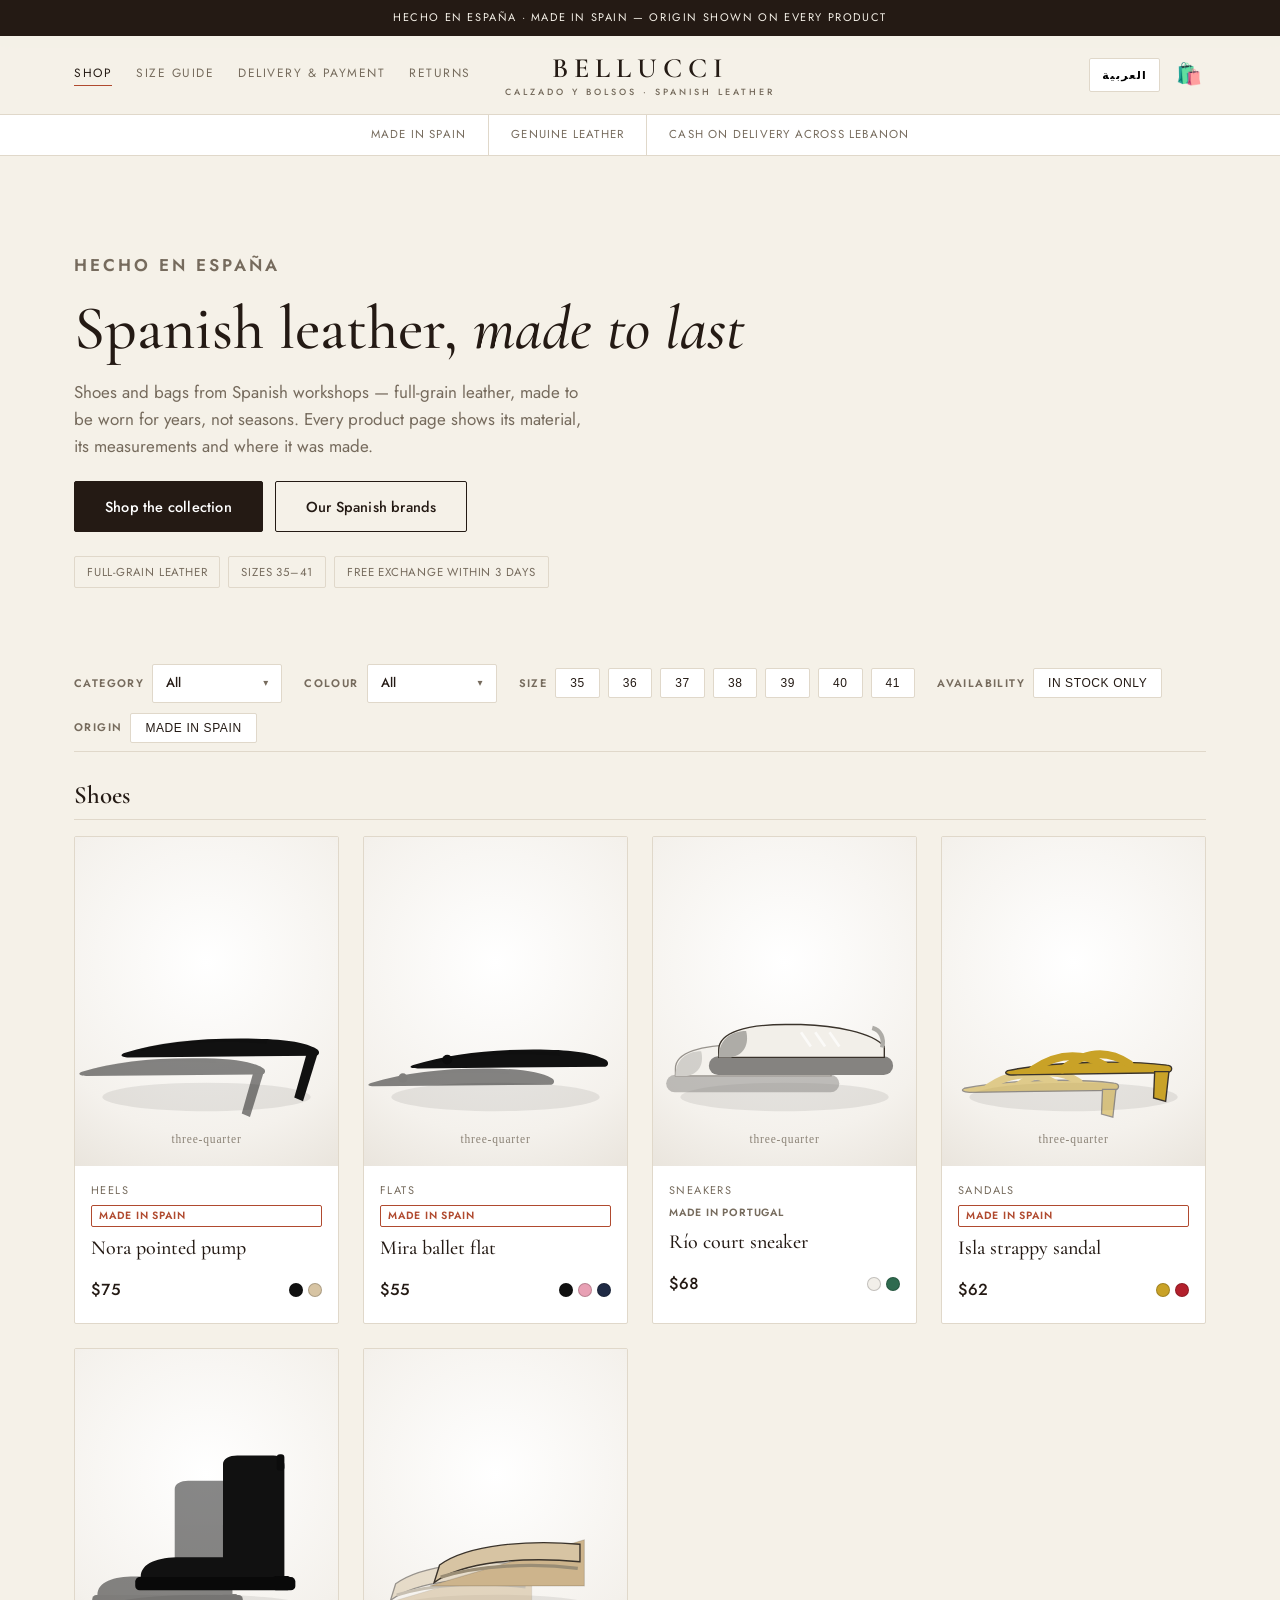
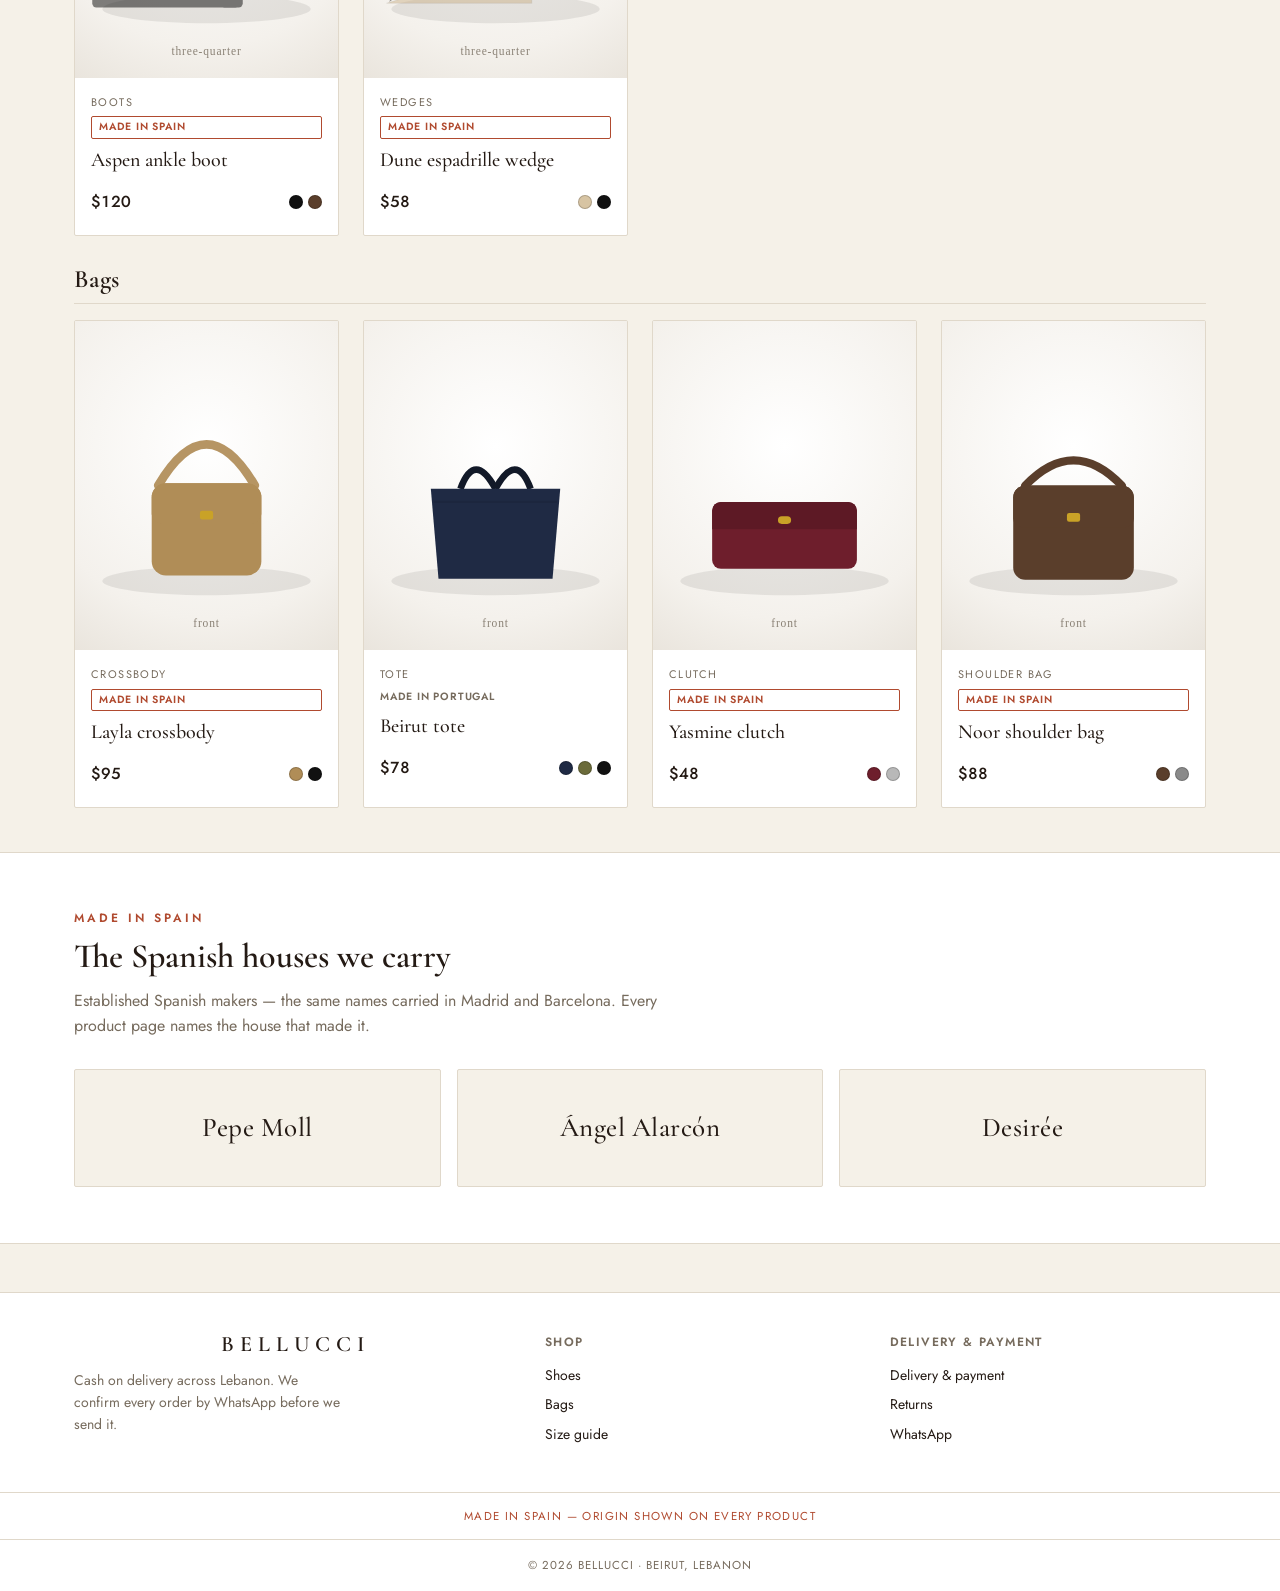
<file: index.html>
<!doctype html>
<html lang="en" dir="ltr">
<head>
  <meta charset="utf-8">
  <meta name="viewport" content="width=device-width, initial-scale=1">
  <title>BELLUCCI — Spanish-made shoes &amp; bags</title>
  <meta name="description" content="BELLUCCI — Spanish-made leather shoes &amp; bags. Origin shown on every product. Cash on delivery across Lebanon.">
  <link rel="icon" href="data:image/svg+xml,<svg xmlns='http://www.w3.org/2000/svg' viewBox='0 0 32 32'><text y='26' font-size='26'>🛍️</text></svg>">
  <link rel="stylesheet" href="assets/site.css">
</head>
<body data-page="shop" data-root="">
  <div data-site-head></div>
  <main id="app"></main>
  <div data-site-foot></div>
  <script src="assets/site.js"></script>
  <script src="assets/content.js"></script>
  <script src="assets/pages.js"></script>
</body>
</html>
</file>
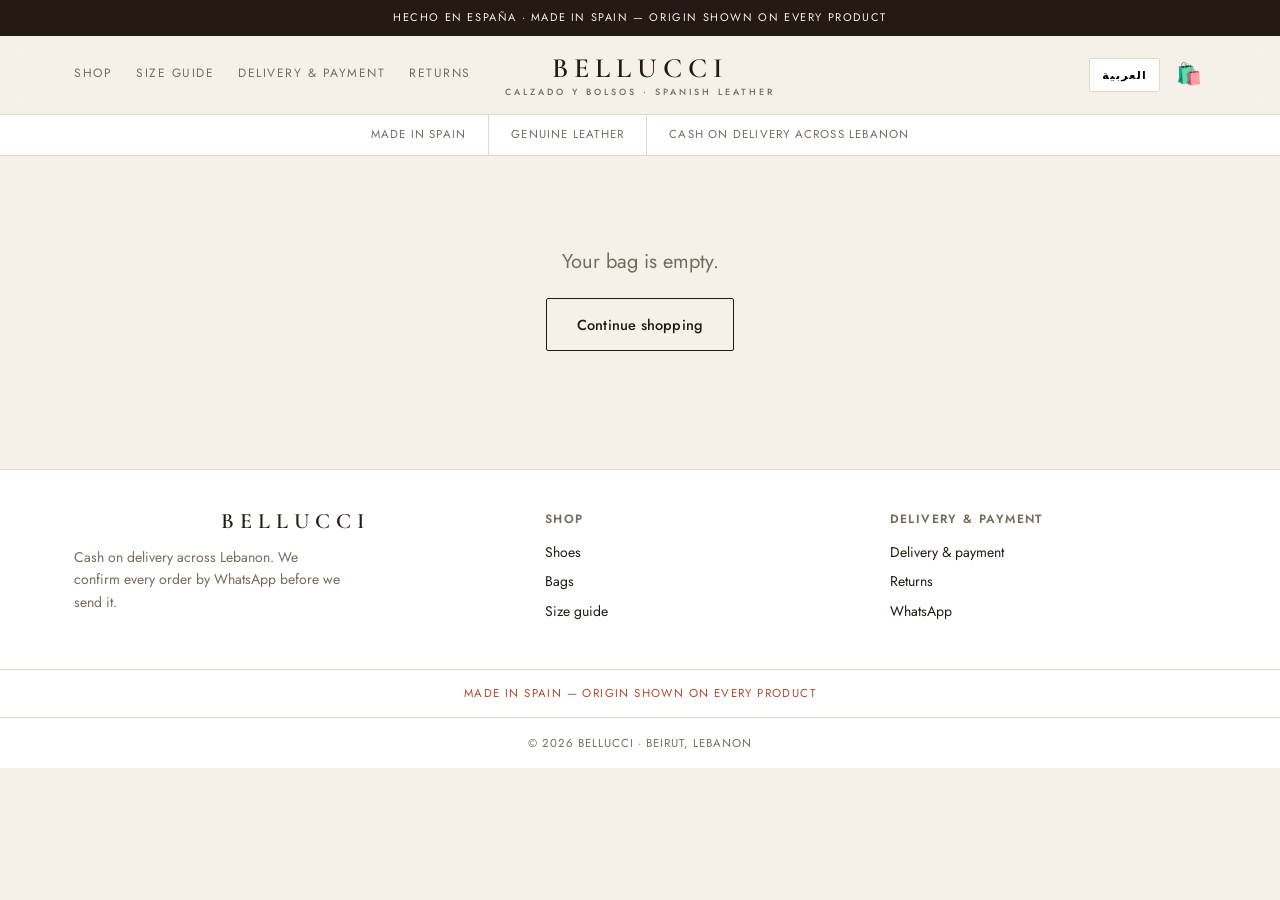
<file: cart.html>
<!doctype html>
<html lang="en" dir="ltr">
<head>
  <meta charset="utf-8">
  <meta name="viewport" content="width=device-width, initial-scale=1">
  <title>Cart · BELLUCCI</title>
  <meta name="description" content="BELLUCCI — Spanish-made leather shoes &amp; bags. Origin shown on every product. Cash on delivery across Lebanon.">
  <link rel="icon" href="data:image/svg+xml,<svg xmlns='http://www.w3.org/2000/svg' viewBox='0 0 32 32'><text y='26' font-size='26'>🛍️</text></svg>">
  <link rel="stylesheet" href="assets/site.css">
</head>
<body data-page="cart" data-root="">
  <div data-site-head></div>
  <main id="app"></main>
  <div data-site-foot></div>
  <script src="assets/site.js"></script>
  <script src="assets/content.js"></script>
  <script src="assets/pages.js"></script>
</body>
</html>
</file>
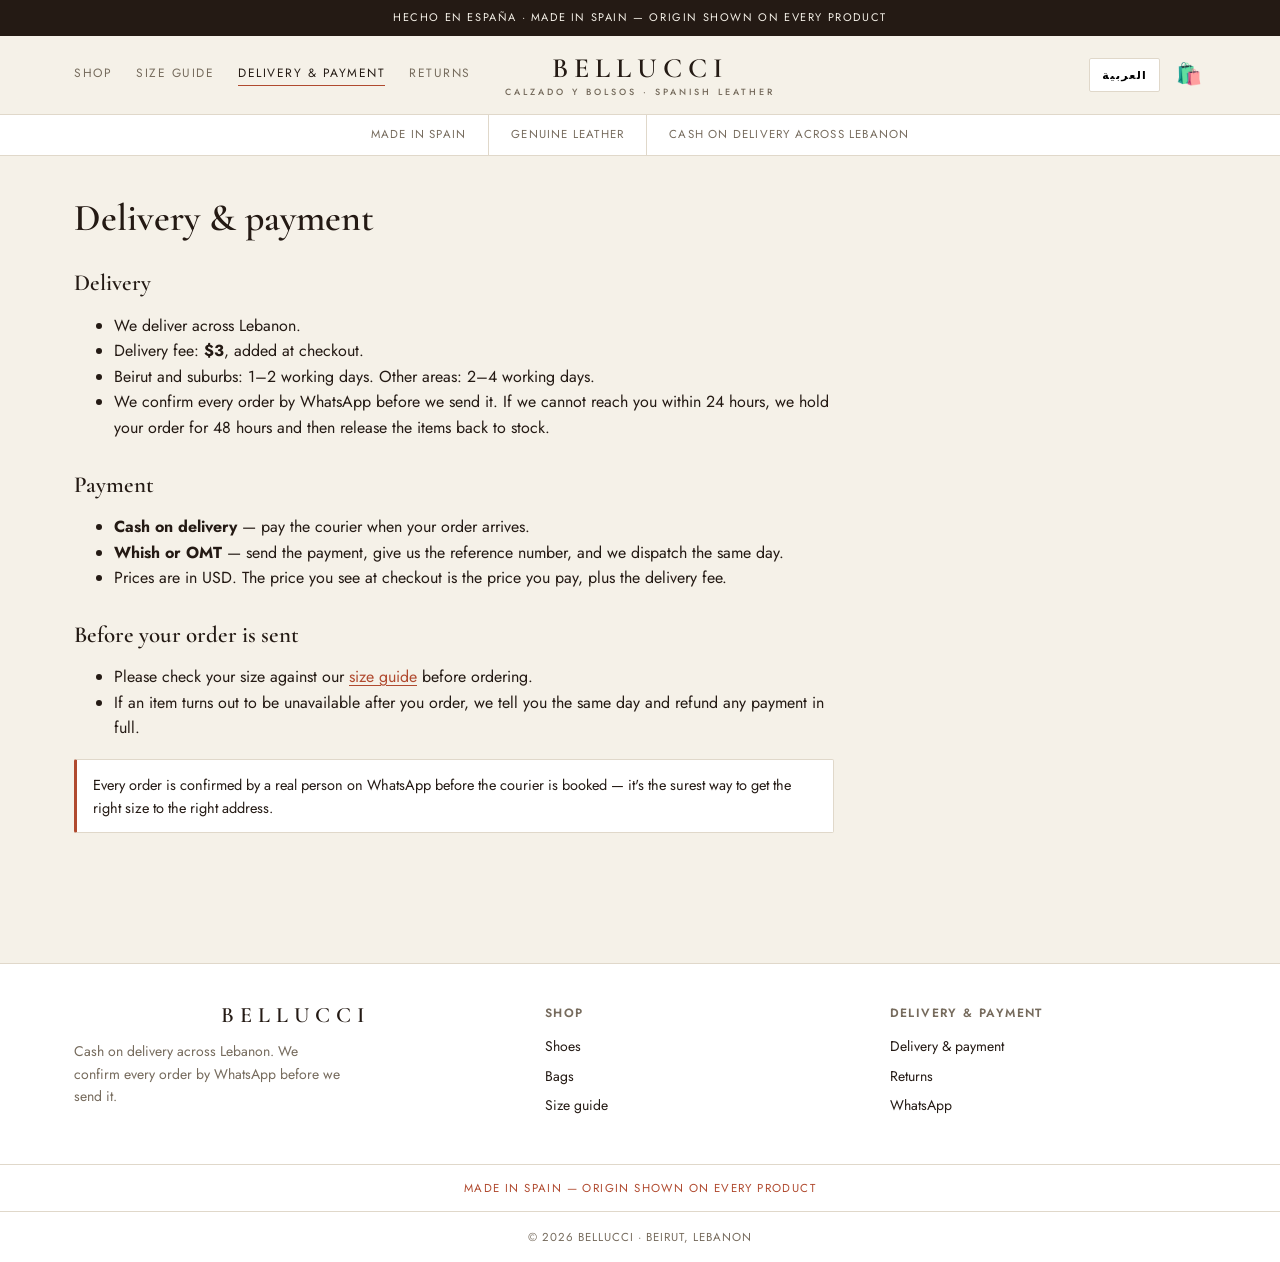
<file: delivery.html>
<!doctype html>
<html lang="en" dir="ltr">
<head>
  <meta charset="utf-8">
  <meta name="viewport" content="width=device-width, initial-scale=1">
  <title>Delivery & payment · BELLUCCI</title>
  <meta name="description" content="BELLUCCI — Spanish-made leather shoes &amp; bags. Origin shown on every product. Cash on delivery across Lebanon.">
  <link rel="icon" href="data:image/svg+xml,<svg xmlns='http://www.w3.org/2000/svg' viewBox='0 0 32 32'><text y='26' font-size='26'>🛍️</text></svg>">
  <link rel="stylesheet" href="assets/site.css">
</head>
<body data-page="delivery" data-root="">
  <div data-site-head></div>
  <main id="app"></main>
  <div data-site-foot></div>
  <script src="assets/site.js"></script>
  <script src="assets/content.js"></script>
  <script src="assets/pages.js"></script>
</body>
</html>
</file>
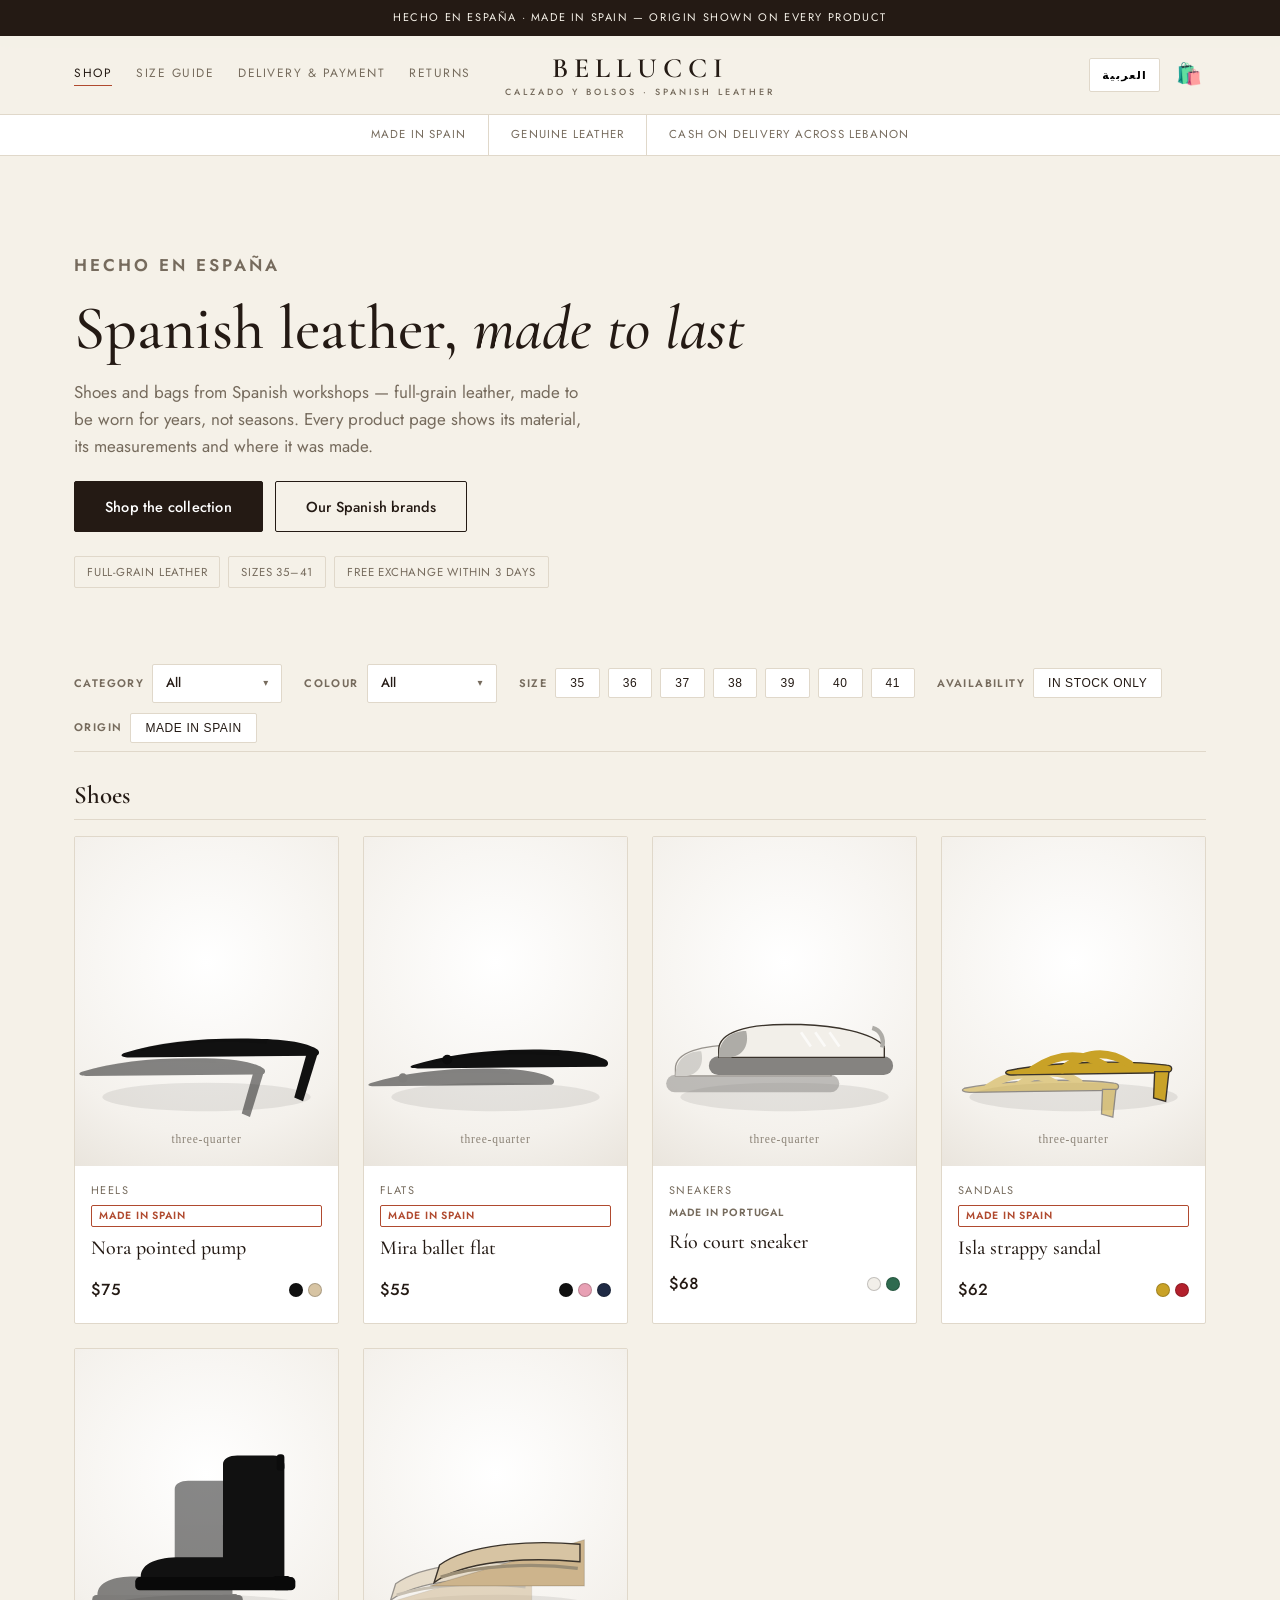
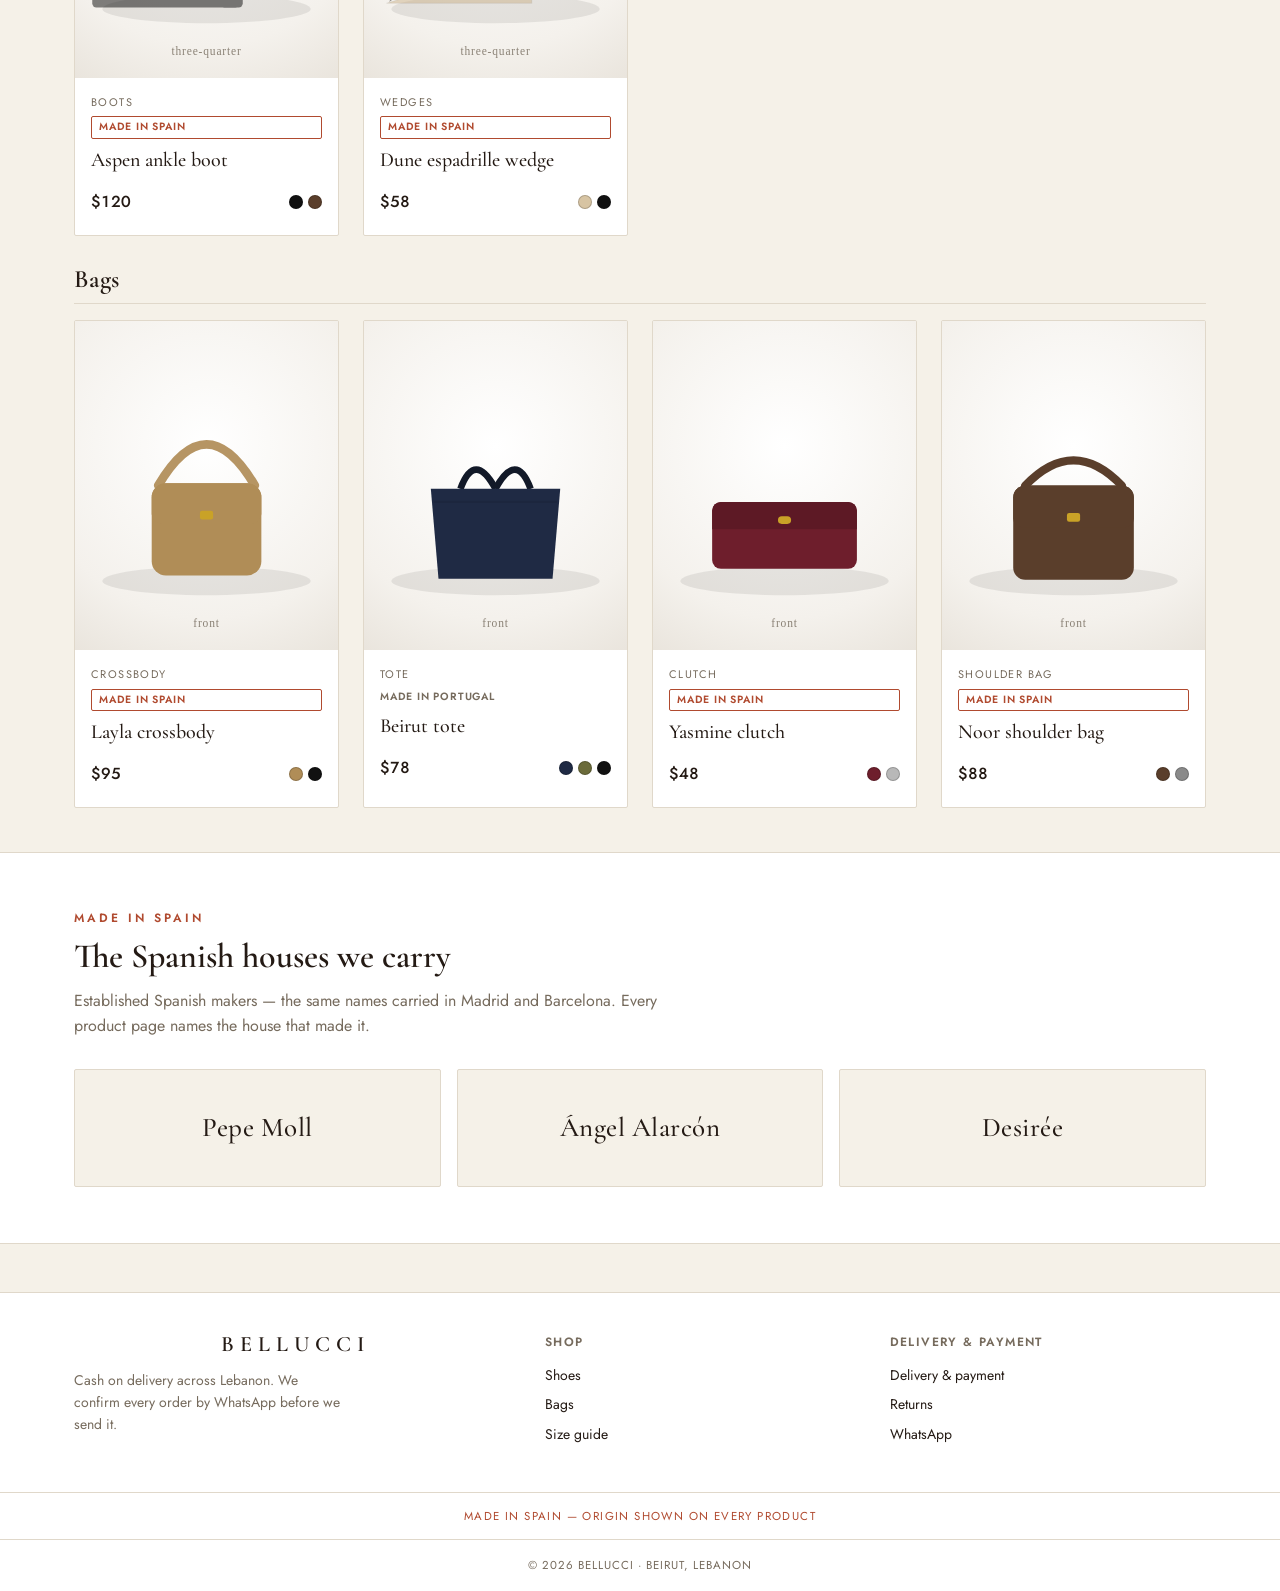
<file: product.html>
<!doctype html>
<html lang="en" dir="ltr">
<head>
  <meta charset="utf-8">
  <meta name="viewport" content="width=device-width, initial-scale=1">
  <title>BELLUCCI</title>
  <meta name="description" content="BELLUCCI — Spanish-made leather shoes &amp; bags. Origin shown on every product. Cash on delivery across Lebanon.">
  <link rel="icon" href="data:image/svg+xml,<svg xmlns='http://www.w3.org/2000/svg' viewBox='0 0 32 32'><text y='26' font-size='26'>🛍️</text></svg>">
  <link rel="stylesheet" href="assets/site.css">
</head>
<body data-page="product" data-root="">
  <div data-site-head></div>
  <main id="app"></main>
  <div data-site-foot></div>
  <script src="assets/site.js"></script>
  <script src="assets/content.js"></script>
  <script src="assets/pages.js"></script>
</body>
</html>
</file>
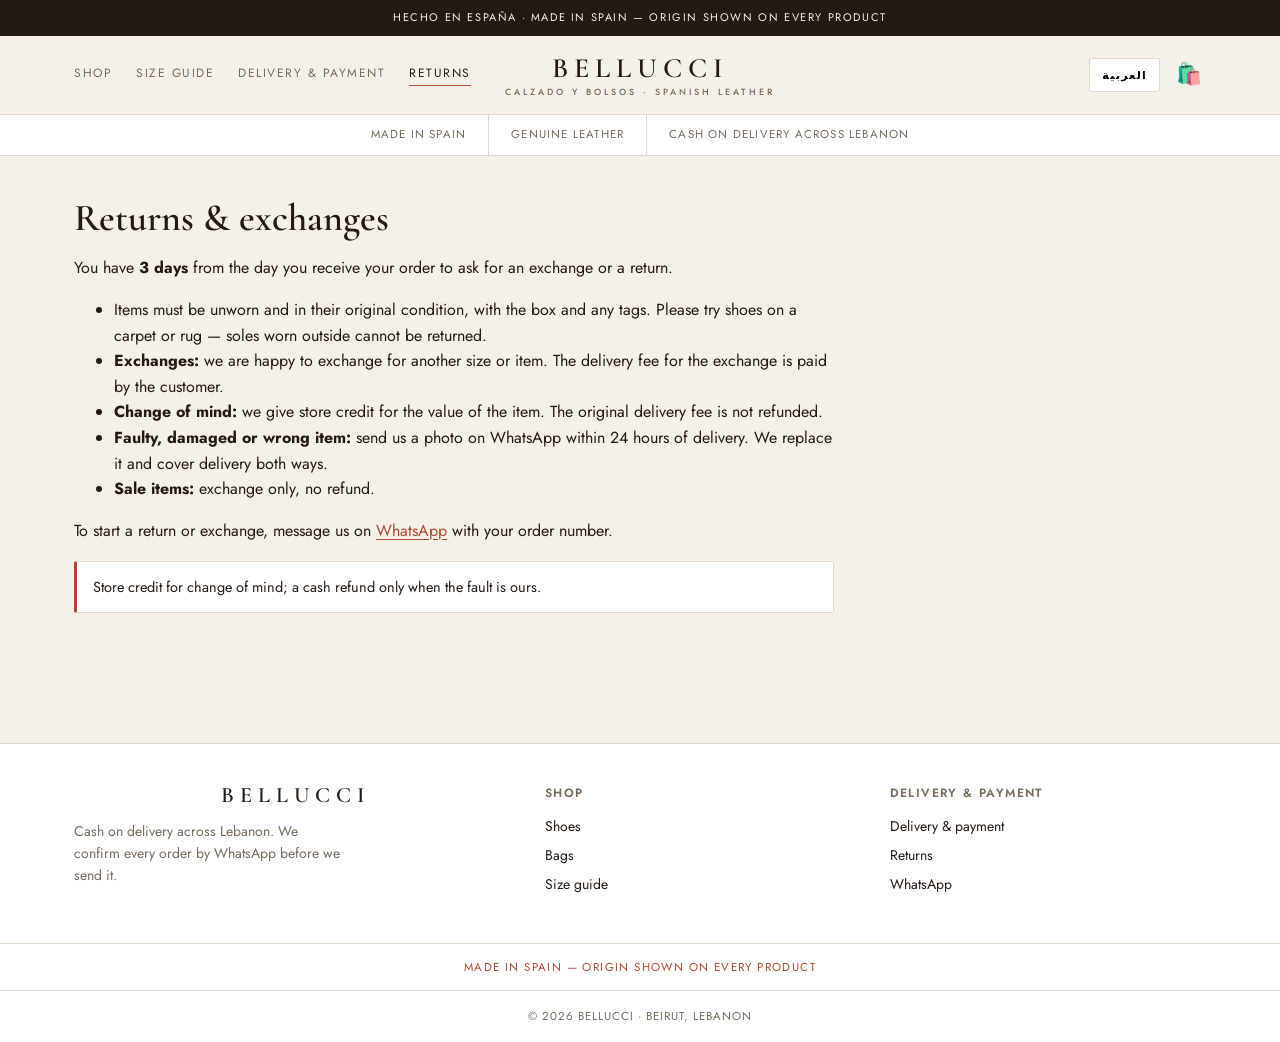
<file: returns.html>
<!doctype html>
<html lang="en" dir="ltr">
<head>
  <meta charset="utf-8">
  <meta name="viewport" content="width=device-width, initial-scale=1">
  <title>Returns & exchanges · BELLUCCI</title>
  <meta name="description" content="BELLUCCI — Spanish-made leather shoes &amp; bags. Origin shown on every product. Cash on delivery across Lebanon.">
  <link rel="icon" href="data:image/svg+xml,<svg xmlns='http://www.w3.org/2000/svg' viewBox='0 0 32 32'><text y='26' font-size='26'>🛍️</text></svg>">
  <link rel="stylesheet" href="assets/site.css">
</head>
<body data-page="returns" data-root="">
  <div data-site-head></div>
  <main id="app"></main>
  <div data-site-foot></div>
  <script src="assets/site.js"></script>
  <script src="assets/content.js"></script>
  <script src="assets/pages.js"></script>
</body>
</html>
</file>
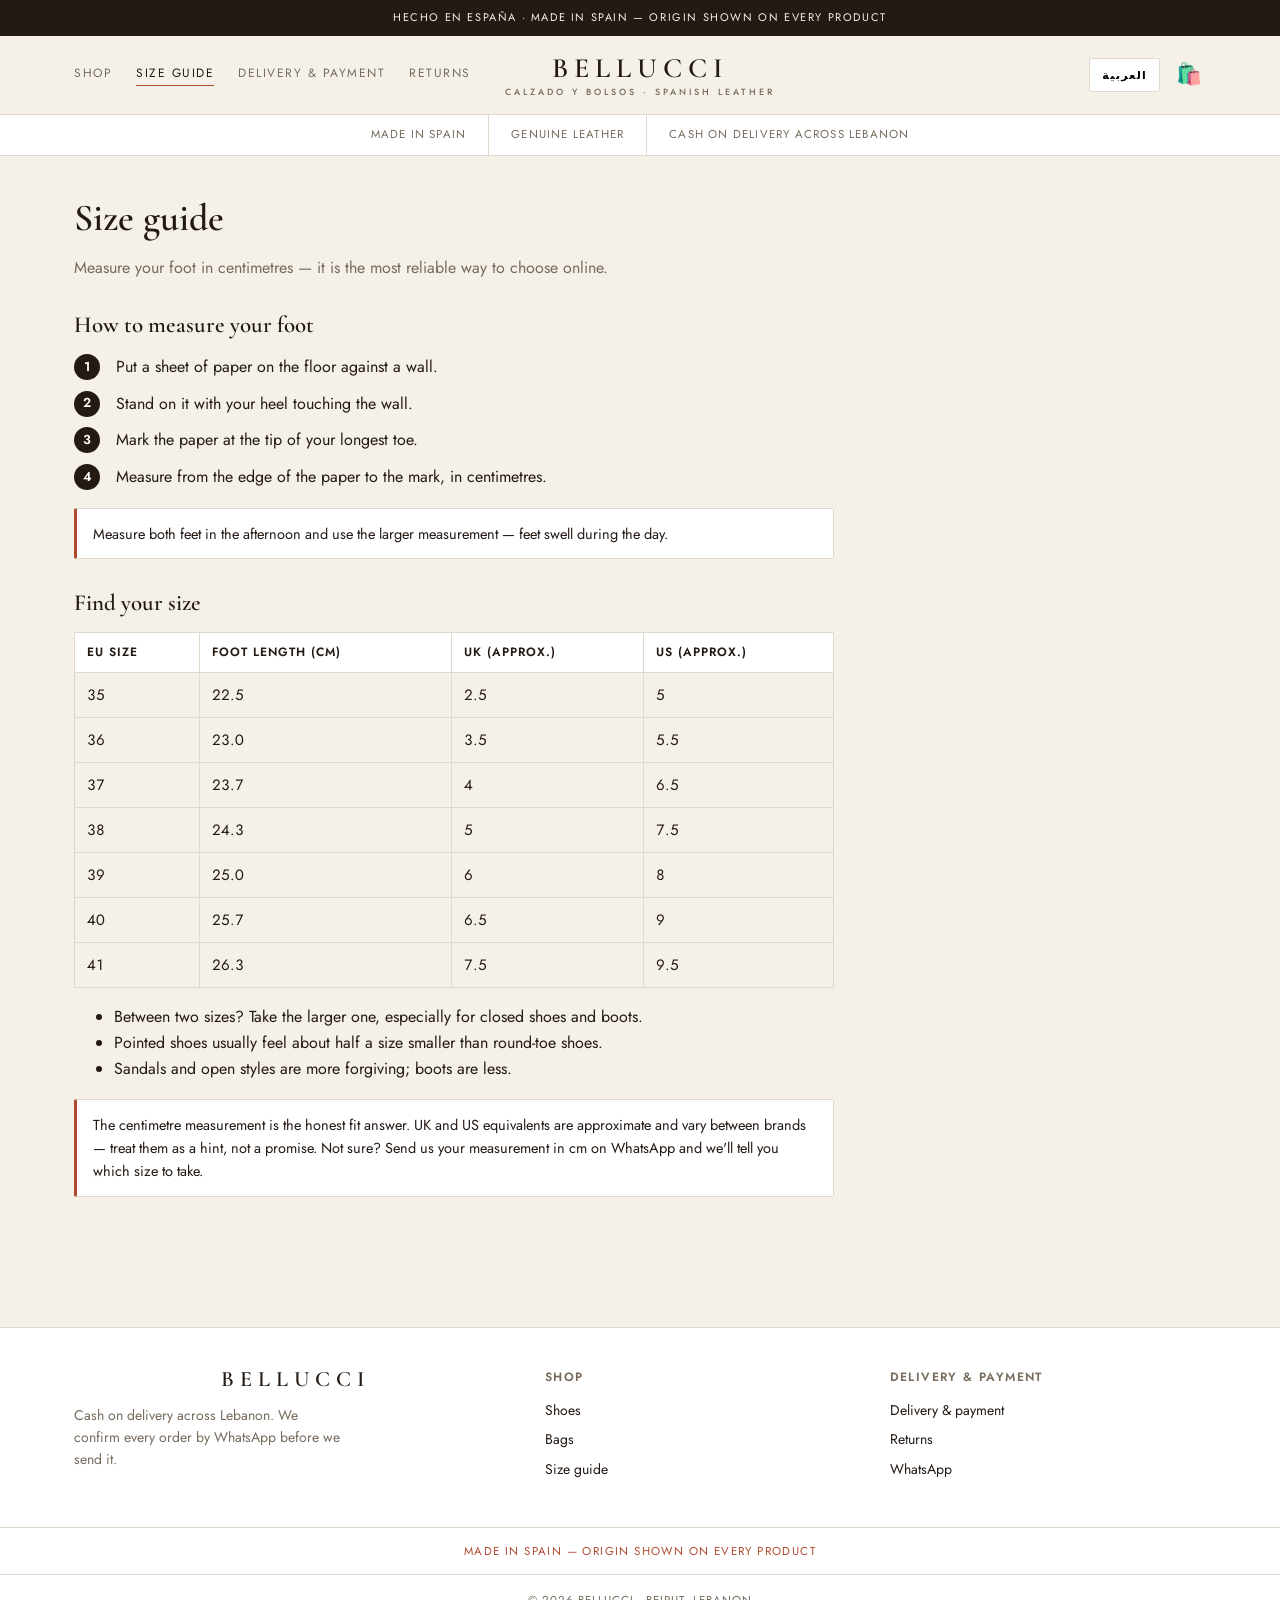
<file: size-guide.html>
<!doctype html>
<html lang="en" dir="ltr">
<head>
  <meta charset="utf-8">
  <meta name="viewport" content="width=device-width, initial-scale=1">
  <title>Size guide · BELLUCCI</title>
  <meta name="description" content="BELLUCCI — Spanish-made leather shoes &amp; bags. Origin shown on every product. Cash on delivery across Lebanon.">
  <link rel="icon" href="data:image/svg+xml,<svg xmlns='http://www.w3.org/2000/svg' viewBox='0 0 32 32'><text y='26' font-size='26'>🛍️</text></svg>">
  <link rel="stylesheet" href="assets/site.css">
</head>
<body data-page="size" data-root="">
  <div data-site-head></div>
  <main id="app"></main>
  <div data-site-foot></div>
  <script src="assets/site.js"></script>
  <script src="assets/content.js"></script>
  <script src="assets/pages.js"></script>
</body>
</html>
</file>
<file: assets/site.css>
@import url('https://fonts.googleapis.com/css2?family=Cormorant+Garamond:ital,wght@0,400;0,500;0,600;1,400&family=Jost:wght@300;400;500;600&display=swap');
/* ---- BELLUCCI storefront — shared styles ---------------------------------- *
 * "Made in Spain": Cormorant Garamond display + Jost grotesque, a warm
 * Mediterranean plaster palette with terracotta as the one accent, olive as
 * a quiet secondary, and ochre for decoration only. Sharp editorial corners.  */
:root {
  --bg: #f5f1e8;          /* lime-washed plaster */
  --panel: #ffffff;
  --ink: #241a14;         /* warm dark brown-black */
  --muted: #766b5d;       /* AA on --bg (4.6:1) */
  --line: #e0d8ca;        /* hairline */
  --accent: #b04a2f;      /* terracotta — the one accent (4.8:1 on --bg) */
  --olive: #4a5b36;       /* secondary: in-stock, quiet detail */
  --ochre: #c08a2e;       /* decorative only — fails contrast as text */
  --accent-ink: #ffffff;
  --gold: #c08a2e;        /* alias of ochre for small ornament */
  --ok: #4a5b36;
  --warn: #a3312b;
  --radius: 2px;
  --shadow: 0 12px 34px rgba(36, 26, 20, 0.10);
  --wrap: 1180px;
  --serif: "Cormorant Garamond", "Garamond", "Times New Roman", serif;
  --sans: "Jost", system-ui, -apple-system, "Segoe UI", Roboto, Arial, sans-serif;
}
:root[lang="ar"] { --serif: "Segoe UI", Tahoma, Arial, sans-serif; }

* { box-sizing: border-box; }
html, body { margin: 0; }
body {
  background: var(--bg);
  color: var(--ink);
  font-family: var(--sans);
  font-weight: 400;
  line-height: 1.6;
  -webkit-font-smoothing: antialiased;
}
img { display: block; max-width: 100%; }
.card__media img, .gallery__main img, .cart-item__media img, .thumb img { width: 100%; height: 100%; object-fit: cover; }
a { color: inherit; }
[hidden] { display: none !important; }

.wrap { max-width: var(--wrap); margin: 0 auto; padding: 0 24px; }
h1, h2, h3 { font-family: var(--serif); font-weight: 600; line-height: 1.1; text-wrap: balance; }
.muted { color: var(--muted); }
.center { text-align: center; }

/* ---- buttons — rectangular, uppercase ------------------------------------ */
.btn {
  display: inline-flex; align-items: center; justify-content: center; gap: 8px;
  border: 1px solid var(--ink); background: var(--ink); color: #fff;
  padding: 14px 30px; border-radius: var(--radius);
  font-family: var(--sans); font-size: 14.5px; font-weight: 500;
  letter-spacing: .2px;
  cursor: pointer; text-decoration: none; transition: background .18s ease, color .18s ease, transform .12s ease, opacity .15s ease;
}
.btn:hover { opacity: .9; transform: translateY(-1px); }
.btn:active { transform: translateY(0); }
.btn[disabled] { opacity: .35; cursor: not-allowed; }
.btn--ghost { background: transparent; color: var(--ink); }
.btn--ghost:hover { background: var(--ink); color: #fff; opacity: 1; }
.btn--accent { background: var(--ink); border-color: var(--ink); color: var(--accent-ink); }
.btn--wa { background: #1f5e3a; border-color: #1f5e3a; color: #fff; }
.btn--block { width: 100%; }
:focus-visible { outline: 2px solid var(--accent); outline-offset: 2px; }

/* ---- header (3 bands: origin strip · brand bar · proof strip) ------------ */
.origin-strip { background: var(--ink); color: var(--bg); text-align: center; font-family: var(--sans); font-size: 11px; font-weight: 400; letter-spacing: 1.6px; text-transform: uppercase; padding: 9px 16px; }
.brand-bar { position: sticky; top: 0; z-index: 40; background: rgba(245, 241, 232, .93); backdrop-filter: blur(8px); border-bottom: 1px solid var(--line); }
.brand-bar__row { display: grid; grid-template-columns: 1fr auto 1fr; align-items: center; gap: 16px; height: 78px; }
.brand-bar .nav { grid-column: 1; justify-self: start; }
.brand-bar .brand { grid-column: 2; justify-self: center; }
.brand-bar .head-tools { grid-column: 3; justify-self: end; }
.brand { font-family: var(--serif); font-size: 28px; font-weight: 600; letter-spacing: 6px; text-decoration: none; line-height: 1; color: var(--ink); text-align: center; }
.brand small { display: block; font-family: var(--sans); font-size: 9px; font-weight: 500; letter-spacing: 3px; text-transform: uppercase; color: var(--muted); margin-top: 5px; }
.nav { display: flex; gap: 24px; align-items: center; }
.nav a { text-decoration: none; font-size: 12px; text-transform: uppercase; letter-spacing: 1.5px; color: var(--muted); padding-bottom: 2px; border-bottom: 1.5px solid transparent; transition: color .15s ease, border-color .15s ease; }
.nav a:hover, .nav a[aria-current="page"] { color: var(--ink); border-color: var(--accent); }
.head-tools { display: flex; align-items: center; gap: 12px; }
.lang-toggle {
  border: 1px solid var(--line); background: var(--panel); border-radius: var(--radius);
  padding: 8px 12px; font-family: var(--sans); font-size: 11px; font-weight: 600;
  text-transform: uppercase; letter-spacing: 1.2px; cursor: pointer;
}
.lang-toggle:hover { border-color: var(--ink); }
.cart-link { position: relative; text-decoration: none; font-size: 21px; line-height: 1; padding: 4px; }
.cart-count {
  position: absolute; top: -6px; inset-inline-end: -8px; min-width: 18px; height: 18px;
  background: var(--ochre); color: #241a14; border-radius: 999px; font-size: 11px; font-weight: 700;
  display: grid; place-items: center; padding: 0 5px; font-family: var(--sans);
}
.menu-btn { display: none; border: 1px solid var(--line); background: var(--panel); border-radius: var(--radius); padding: 8px 10px; cursor: pointer; }
.proof-strip { background: var(--panel); border-bottom: 1px solid var(--line); }
.proof-strip__row { display: flex; justify-content: center; align-items: stretch; height: 40px; }
.proof-strip span { display: inline-flex; align-items: center; padding: 0 22px; font-family: var(--sans); font-size: 11.5px; text-transform: uppercase; letter-spacing: 1.2px; color: var(--muted); border-inline-start: 1px solid var(--line); }
.proof-strip span:first-child { border-inline-start: 0; }

/* ---- hero ---------------------------------------------------------------- */
.hero { padding: 96px 0 56px; }
.hero__inner { display: grid; gap: 16px; max-width: 680px; }
.hero__eyebrow { font-family: var(--sans); font-size: 12px; font-weight: 600; text-transform: uppercase; letter-spacing: 3px; color: var(--accent); margin: 0; }
.hero h1 { font-size: clamp(38px, 6vw, 62px); margin: 0; font-weight: 500; }
.hero h1 em { font-style: italic; font-weight: 500; }
.hero p { font-size: 17px; color: var(--muted); margin: 0; max-width: 52ch; }
.hero__cta { display: flex; flex-wrap: wrap; gap: 12px; margin-top: 4px; }
.pill-row { display: flex; flex-wrap: wrap; gap: 8px; margin-top: 8px; }
.pill { border: 1px solid var(--line); background: transparent; border-radius: var(--radius); padding: 6px 12px; font-size: 11.5px; text-transform: uppercase; letter-spacing: .8px; color: var(--muted); }

/* ---- filters ------------------------------------------------------------- */
.filters { display: flex; flex-wrap: wrap; align-items: center; gap: 10px 22px; padding: 20px 0 8px; border-bottom: 1px solid var(--line); }
.filter-group { display: flex; align-items: center; gap: 8px; flex-wrap: wrap; }
.filter-label { font-size: 11px; text-transform: uppercase; letter-spacing: 1.4px; color: var(--muted); font-weight: 600; }
.chip { border: 1px solid var(--line); background: var(--panel); color: var(--ink); border-radius: var(--radius); padding: 7px 14px; font-size: 12px; text-transform: uppercase; letter-spacing: .6px; cursor: pointer; font-weight: 500; transition: .12s ease; }
.chip:hover { border-color: var(--ink); }
.chip[aria-pressed="true"] { background: var(--ink); color: #fff; border-color: var(--ink); }
.chip-dot { display: inline-flex; align-items: center; gap: 7px; border: 1px solid var(--line); background: var(--panel); color: var(--ink); border-radius: var(--radius); padding: 6px 12px 6px 7px; font-size: 12px; text-transform: uppercase; letter-spacing: .6px; cursor: pointer; font-weight: 500; transition: .12s ease; }
.chip-dot:hover { border-color: var(--ink); }
.chip-dot .dot { width: 15px; height: 15px; }
.chip-dot[aria-pressed="true"] { border-color: var(--ink); box-shadow: 0 0 0 1px var(--ink) inset; }
.chip-dot[aria-pressed="true"]::after { content: "✓"; font-size: 12px; margin-inline-start: 2px; }
.filters .clear { margin-inline-start: auto; background: none; border: 0; color: var(--accent); cursor: pointer; font-size: 12px; text-transform: uppercase; letter-spacing: .8px; text-decoration: underline; text-underline-offset: 3px; }
.results-line { color: var(--muted); font-size: 12px; text-transform: uppercase; letter-spacing: 1px; margin: 16px 0 0; }
/* filter dropdowns (category / colour) */
.dd { position: relative; }
.dd__btn { list-style: none; cursor: pointer; display: inline-flex; align-items: center; gap: 10px; border: 1px solid var(--line); background: var(--panel); border-radius: var(--radius); padding: 8px 13px; font-family: var(--sans); font-size: 13px; font-weight: 500; min-width: 130px; }
.dd__btn::-webkit-details-marker { display: none; }
.dd__btn::marker { content: ""; }
.dd__btn:hover { border-color: var(--ink); }
.dd__btn .cur { margin-inline-end: auto; }
.dd__caret { font-size: 10px; color: var(--muted); transition: transform .15s ease; }
.dd[open] .dd__caret { transform: rotate(180deg); }
.dd__panel { position: absolute; z-index: 30; margin-top: 6px; min-width: 100%; width: max-content; max-width: 240px; max-height: 300px; overflow-y: auto; background: var(--panel); border: 1px solid var(--ink); border-radius: var(--radius); box-shadow: var(--shadow); padding: 6px; display: grid; gap: 1px; }
.dd__opt { display: flex; align-items: center; gap: 9px; width: 100%; text-align: start; border: 0; background: none; cursor: pointer; padding: 8px 10px; font-family: var(--sans); font-size: 13.5px; color: var(--ink); border-radius: var(--radius); }
.dd__opt:hover { background: rgba(27,23,18,.05); }
.dd__opt[aria-selected="true"], .dd__opt[aria-checked="true"] { font-weight: 600; }
.dd__opt .dot { width: 15px; height: 15px; flex: none; }
.dd__check { margin-inline-start: auto; color: var(--accent); font-size: 13px; }

/* ---- product grid -------------------------------------------------------- */
.section-title { display: flex; align-items: baseline; justify-content: space-between; margin: 30px 0 16px; padding-bottom: 10px; border-bottom: 1px solid var(--line); }
.section-title h2 { font-size: 25px; margin: 0; }
.grid { display: grid; grid-template-columns: repeat(auto-fill, minmax(230px, 1fr)); gap: 24px; }
.card { background: var(--panel); border: 1px solid var(--line); border-radius: var(--radius); overflow: hidden; text-decoration: none; color: inherit; display: flex; flex-direction: column; transition: box-shadow .2s ease, border-color .2s ease, transform .2s ease; }
.card:hover { box-shadow: var(--shadow); border-color: var(--ink); transform: translateY(-3px); }
.card__media { aspect-ratio: 4/5; background: #eeeae1; }
.card__body { padding: 16px 16px 20px; display: grid; gap: 5px; }
.card__type { font-size: 11px; color: var(--muted); text-transform: uppercase; letter-spacing: 1.4px; }
.card__title { font-family: var(--serif); font-size: 20px; font-weight: 500; }
.card__foot { display: flex; align-items: center; justify-content: space-between; margin-top: 8px; }
.price { font-weight: 500; font-variant-numeric: tabular-nums; }
.price del { color: var(--muted); font-weight: 400; margin-inline-end: 6px; }
.swatches { display: flex; gap: 5px; }
.dot { width: 14px; height: 14px; border-radius: 999px; border: 1px solid rgba(0,0,0,.2); }
.badge-soldout { font-size: 11px; color: var(--warn); font-weight: 600; text-transform: uppercase; letter-spacing: .8px; }
.origin-tag { align-self: start; font-family: var(--sans); font-size: 10.5px; font-weight: 600; text-transform: uppercase; letter-spacing: .8px; color: var(--muted); }
.origin-tag--es { color: var(--accent); border: 1px solid var(--accent); border-radius: var(--radius); padding: 2px 7px; }

/* ---- product page -------------------------------------------------------- */
.pdp { display: grid; grid-template-columns: 1.1fr 1fr; gap: 48px; padding: 34px 0 64px; align-items: start; }
.gallery { display: grid; gap: 12px; }
.gallery__main { aspect-ratio: 4/5; background: var(--panel); border: 1px solid var(--line); border-radius: var(--radius); overflow: hidden; }
.gallery__thumbs { display: flex; gap: 10px; flex-wrap: wrap; }
.thumb { width: 66px; height: 66px; border-radius: var(--radius); overflow: hidden; border: 1px solid var(--line); background: var(--panel); cursor: pointer; padding: 0; }
.thumb[aria-current="true"] { border-color: var(--ink); box-shadow: 0 0 0 1px var(--ink); }
.pdp__title { font-size: 36px; margin: 4px 0 6px; font-weight: 400; }
.pdp__price { font-size: 21px; font-weight: 500; margin: 6px 0 18px; font-variant-numeric: tabular-nums; }
.opt-group { margin: 18px 0; }
.opt-group__label { font-size: 12px; font-weight: 600; text-transform: uppercase; letter-spacing: 1.4px; margin-bottom: 9px; display: flex; gap: 8px; align-items: baseline; }
.opt-group__value { color: var(--muted); font-weight: 400; text-transform: none; letter-spacing: 0; }
.opt-swatches { display: flex; gap: 10px; }
.opt-swatch { width: 38px; height: 38px; border-radius: 999px; border: 1px solid rgba(0,0,0,.25); cursor: pointer; position: relative; }
.opt-swatch[aria-pressed="true"] { box-shadow: 0 0 0 2px var(--bg), 0 0 0 4px var(--ink); }
.size-grid { display: flex; flex-wrap: wrap; gap: 8px; }
.size-btn { min-width: 50px; padding: 11px 8px; border: 1px solid var(--line); background: var(--panel); border-radius: var(--radius); cursor: pointer; font-family: var(--sans); font-size: 14px; font-weight: 500; position: relative; }
.size-btn:hover:not([disabled]) { border-color: var(--ink); }
.size-btn[aria-pressed="true"] { border-color: var(--ink); background: var(--ink); color: #fff; }
.size-btn[disabled] { color: var(--muted); cursor: not-allowed; text-decoration: line-through; opacity: .55; }
.size-btn small { display: block; font-size: 10px; font-weight: 500; color: var(--gold); text-decoration: none; letter-spacing: .3px; }
.size-btn[aria-pressed="true"] small { color: #d9b877; }
.stock-line { font-size: 13px; margin: 12px 0 4px; min-height: 20px; text-transform: uppercase; letter-spacing: .8px; }
.stock-line.in { color: var(--ok); }
.stock-line.low { color: var(--gold); }
.stock-line.out { color: var(--warn); }
.pdp__actions { display: flex; gap: 10px; margin: 18px 0; }
.spec { border-top: 1px solid var(--line); margin-top: 24px; padding-top: 18px; }
.spec dl { display: grid; grid-template-columns: auto 1fr; gap: 8px 20px; margin: 0; font-size: 14px; }
.spec dt { color: var(--muted); text-transform: uppercase; letter-spacing: .8px; font-size: 12px; align-self: center; }
.spec dd { margin: 0; }
.link-inline { color: var(--accent); text-decoration: underline; text-underline-offset: 3px; cursor: pointer; }

/* ---- content pages ------------------------------------------------------- */
.doc { max-width: 760px; padding: 34px 0 64px; }
.doc h1 { font-size: 38px; margin: 8px 0 6px; }
.doc h2 { font-size: 23px; margin: 32px 0 8px; }
.doc p, .doc li { font-size: 16px; }
.doc table { width: 100%; border-collapse: collapse; margin: 16px 0; font-size: 15px; }
.doc th, .doc td { border: 1px solid var(--line); padding: 10px 12px; text-align: start; }
.doc th { background: var(--panel); font-family: var(--sans); font-size: 12px; text-transform: uppercase; letter-spacing: 1px; font-weight: 600; }
.doc td { font-variant-numeric: tabular-nums; }
.doc .note { background: var(--panel); border: 1px solid var(--line); border-inline-start: 3px solid var(--accent); border-radius: var(--radius); padding: 13px 16px; margin: 18px 0; font-size: 14.5px; }
.steps { counter-reset: s; list-style: none; padding: 0; }
.steps li { counter-increment: s; position: relative; padding-inline-start: 42px; margin: 11px 0; }
.steps li::before { content: counter(s); position: absolute; inset-inline-start: 0; top: 0; width: 26px; height: 26px; background: var(--ink); color: #fff; border-radius: 999px; display: grid; place-items: center; font-family: var(--sans); font-size: 13px; font-weight: 600; }

/* ---- cart ---------------------------------------------------------------- */
.cart-wrap { display: grid; grid-template-columns: 1.4fr .9fr; gap: 34px; padding: 34px 0 64px; align-items: start; }
.cart-item { display: grid; grid-template-columns: 84px 1fr auto; gap: 16px; align-items: center; padding: 16px 0; border-bottom: 1px solid var(--line); }
.cart-item__media { width: 84px; height: 100px; border-radius: var(--radius); overflow: hidden; border: 1px solid var(--line); background: var(--panel); }
.cart-item__meta { font-size: 13px; color: var(--muted); }
.qty { display: inline-flex; align-items: center; border: 1px solid var(--line); border-radius: var(--radius); overflow: hidden; }
.qty button { border: 0; background: var(--panel); width: 32px; height: 32px; font-size: 17px; cursor: pointer; }
.qty span { min-width: 30px; text-align: center; font-weight: 500; font-variant-numeric: tabular-nums; }
.remove { background: none; border: 0; color: var(--muted); cursor: pointer; font-size: 12px; text-transform: uppercase; letter-spacing: .6px; text-decoration: underline; text-underline-offset: 3px; }
.summary { background: var(--panel); border: 1px solid var(--line); border-radius: var(--radius); padding: 24px; position: sticky; top: 92px; }
.summary__row { display: flex; justify-content: space-between; margin: 9px 0; font-size: 15px; font-variant-numeric: tabular-nums; }
.summary__row--total { font-size: 20px; font-weight: 500; border-top: 1px solid var(--line); padding-top: 13px; margin-top: 13px; }
.empty { text-align: center; padding: 70px 0; color: var(--muted); }

/* ---- toast --------------------------------------------------------------- */
.toast {
  position: fixed; inset-block-end: 24px; inset-inline: 0; margin: auto; width: max-content; max-width: 90vw;
  background: var(--ink); color: #fff; padding: 13px 22px; border-radius: var(--radius); font-size: 12.5px;
  text-transform: uppercase; letter-spacing: 1.2px;
  box-shadow: var(--shadow); opacity: 0; transform: translateY(10px); transition: .2s ease; pointer-events: none; z-index: 60;
}
.toast.show { opacity: 1; transform: translateY(0); }

/* ---- footer -------------------------------------------------------------- */
.site-foot { border-top: 1px solid var(--line); background: var(--panel); margin-top: 48px; }
.site-foot .wrap { padding: 40px 24px; display: grid; grid-template-columns: 1.4fr 1fr 1fr; gap: 28px; }
.site-foot h4 { font-family: var(--sans); font-size: 12px; text-transform: uppercase; letter-spacing: 1.4px; color: var(--muted); margin: 0 0 12px; font-weight: 600; }
.site-foot a { display: block; text-decoration: none; color: var(--ink); font-size: 14px; margin: 7px 0; }
.site-foot a:hover { color: var(--accent); }
.foot-origin { border-top: 1px solid var(--line); text-align: center; padding: 14px 20px; font-family: var(--sans); font-size: 11.5px; text-transform: uppercase; letter-spacing: 1.4px; color: var(--accent); }
.foot-note { border-top: 1px solid var(--line); padding: 16px 0; font-size: 11.5px; text-transform: uppercase; letter-spacing: 1px; color: var(--muted); text-align: center; }

/* ---- Spanish brands wall ------------------------------------------------- */
#catalogue, #brands { scroll-margin-top: 96px; }
.brands { background: var(--panel); border-top: 1px solid var(--line); border-bottom: 1px solid var(--line); margin-top: 44px; }
.brands .wrap { padding: 56px 24px; }
.brands__head { max-width: 620px; margin-bottom: 30px; }
.brands__eyebrow { font-family: var(--sans); font-size: 12px; font-weight: 600; text-transform: uppercase; letter-spacing: 3px; color: var(--accent); margin: 0 0 10px; }
.brands h2 { font-size: 34px; margin: 0 0 12px; }
.brands__intro { font-size: 16px; color: var(--muted); margin: 0; max-width: 60ch; line-height: 1.6; }
.brands__wall { display: grid; grid-template-columns: repeat(auto-fit, minmax(210px, 1fr)); gap: 16px; }
.brand-plate { display: grid; place-items: center; min-height: 118px; padding: 24px; border: 1px solid var(--line); border-radius: var(--radius); background: var(--bg); transition: border-color .18s ease, background .18s ease; }
.brand-plate:hover { border-color: var(--accent); background: var(--panel); }
.brand-plate__name { font-family: var(--serif); font-size: 27px; font-weight: 500; letter-spacing: .5px; color: var(--ink); text-align: center; text-wrap: balance; }
.brand-plate img { max-height: 60px; max-width: 100%; width: auto; object-fit: contain; }

/* ---- responsive ---------------------------------------------------------- */
@media (max-width: 860px) {
  .pdp, .cart-wrap { grid-template-columns: 1fr; }
  .site-foot .wrap { grid-template-columns: 1fr 1fr; }
  .brands .wrap { padding: 44px 24px; }
  .brand-bar__row { display: flex; align-items: center; gap: 12px; height: 64px; }
  .brand-bar .brand { justify-self: auto; font-size: 24px; letter-spacing: 4px; text-align: start; }
  .brand-bar .brand small { text-align: start; }
  .brand-bar .head-tools { margin-inline-start: auto; }
  .brand-bar .nav { position: absolute; top: 64px; inset-inline: 0; flex-direction: column; background: var(--panel); border-bottom: 1px solid var(--line); padding: 12px 24px; gap: 4px; display: none; }
  .brand-bar .nav.open { display: flex; }
  .nav a { padding: 10px 0; font-size: 14px; border-bottom: 0; }
  .menu-btn { display: inline-flex; }
  .summary { position: static; }
}
@media (max-width: 700px) { .proof-strip { display: none; } }
@media (max-width: 460px) { .site-foot .wrap { grid-template-columns: 1fr; } }
@media (prefers-reduced-motion: reduce) { * { transition: none !important; scroll-behavior: auto !important; } }
</file>
